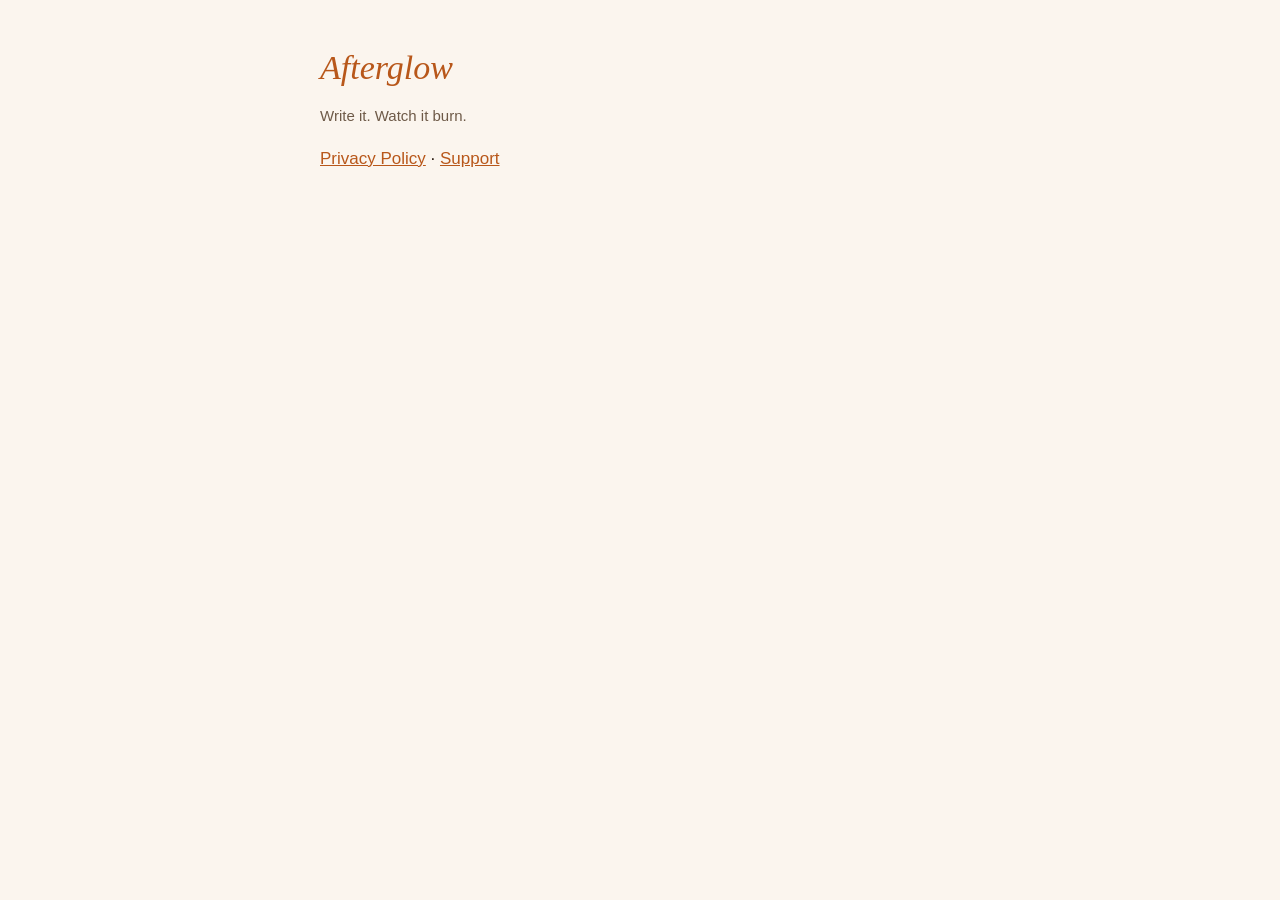
<file: afterglow/index.html>
<!doctype html><html lang="en"><head><meta charset="utf-8"><meta name="viewport" content="width=device-width,initial-scale=1"><title>Afterglow</title><link rel="stylesheet" href="style.css"></head>
<body><main><h1>Afterglow</h1><p class="mut">Write it. Watch it burn.</p><p><a href="privacy.html">Privacy Policy</a> · <a href="support.html">Support</a></p></main></body></html>
</file>
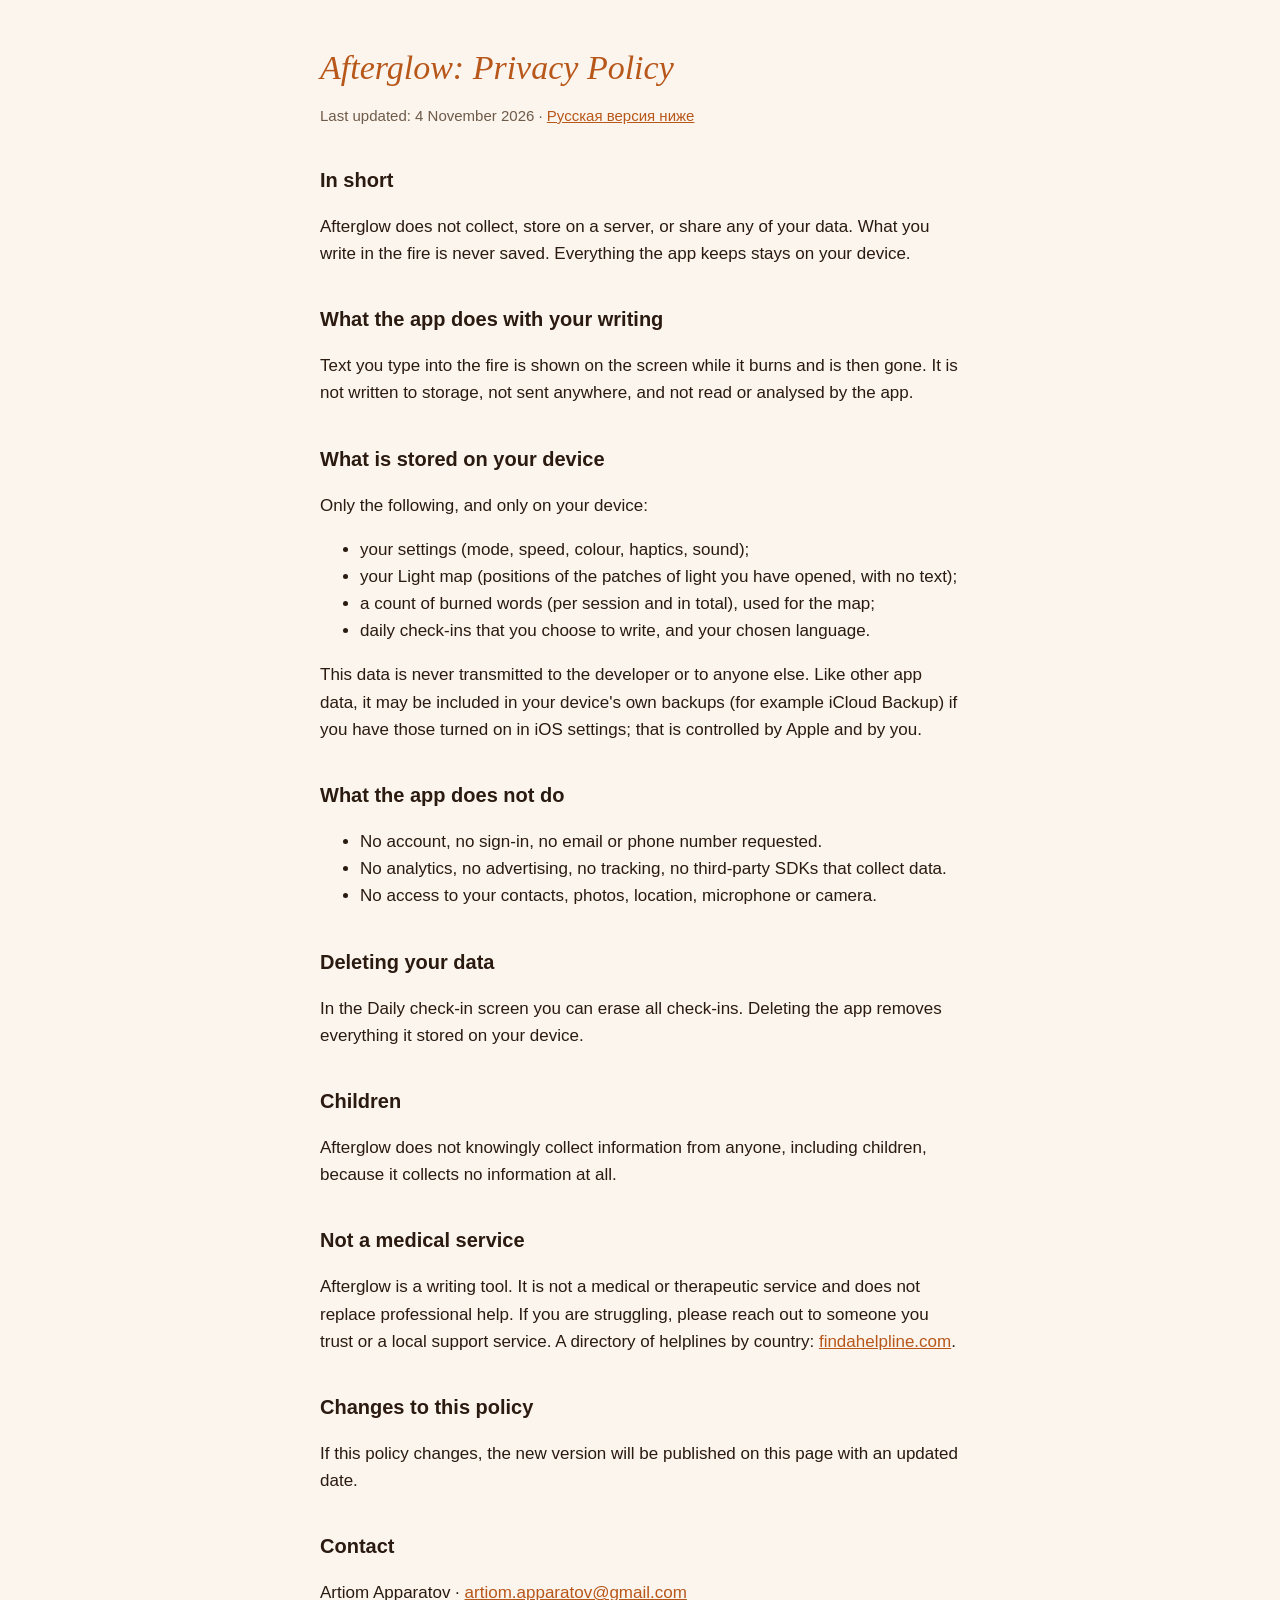
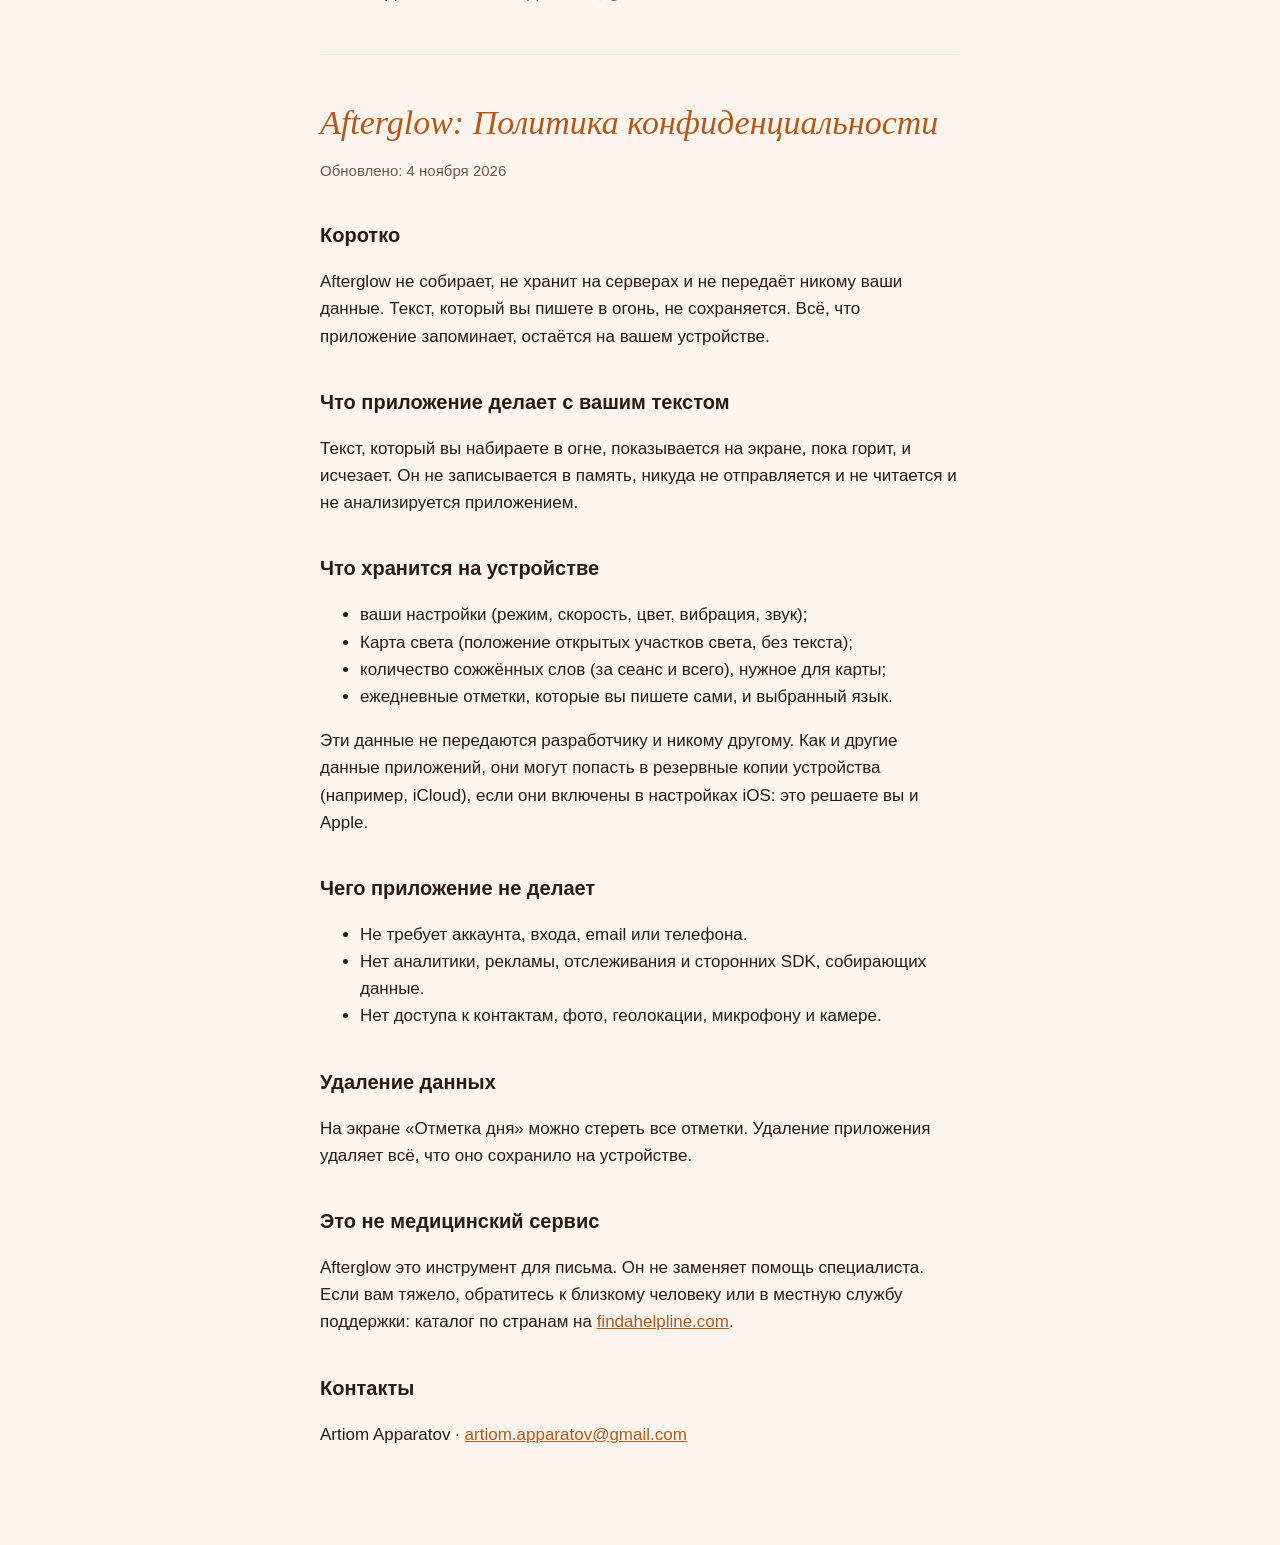
<file: afterglow/privacy.html>
<!doctype html>
<html lang="en"><head><meta charset="utf-8"><meta name="viewport" content="width=device-width,initial-scale=1">
<title>Afterglow: Privacy Policy</title><link rel="stylesheet" href="style.css"></head>
<body><main>
<h1>Afterglow: Privacy Policy</h1>
<p class="mut">Last updated: 4 November 2026 · <a href="#ru">Русская версия ниже</a></p>

<h2>In short</h2>
<p>Afterglow does not collect, store on a server, or share any of your data. What you write in the fire is never saved. Everything the app keeps stays on your device.</p>

<h2>What the app does with your writing</h2>
<p>Text you type into the fire is shown on the screen while it burns and is then gone. It is not written to storage, not sent anywhere, and not read or analysed by the app.</p>

<h2>What is stored on your device</h2>
<p>Only the following, and only on your device:</p>
<ul>
<li>your settings (mode, speed, colour, haptics, sound);</li>
<li>your Light map (positions of the patches of light you have opened, with no text);</li>
<li>a count of burned words (per session and in total), used for the map;</li>
<li>daily check-ins that you choose to write, and your chosen language.</li>
</ul>
<p>This data is never transmitted to the developer or to anyone else. Like other app data, it may be included in your device's own backups (for example iCloud Backup) if you have those turned on in iOS settings; that is controlled by Apple and by you.</p>

<h2>What the app does not do</h2>
<ul>
<li>No account, no sign-in, no email or phone number requested.</li>
<li>No analytics, no advertising, no tracking, no third-party SDKs that collect data.</li>
<li>No access to your contacts, photos, location, microphone or camera.</li>
</ul>

<h2>Deleting your data</h2>
<p>In the Daily check-in screen you can erase all check-ins. Deleting the app removes everything it stored on your device.</p>

<h2>Children</h2>
<p>Afterglow does not knowingly collect information from anyone, including children, because it collects no information at all.</p>

<h2>Not a medical service</h2>
<p>Afterglow is a writing tool. It is not a medical or therapeutic service and does not replace professional help. If you are struggling, please reach out to someone you trust or a local support service. A directory of helplines by country: <a href="https://findahelpline.com">findahelpline.com</a>.</p>

<h2>Changes to this policy</h2>
<p>If this policy changes, the new version will be published on this page with an updated date.</p>

<h2>Contact</h2>
<p>Artiom Apparatov · <a href="mailto:artiom.apparatov@gmail.com">artiom.apparatov@gmail.com</a></p>

<hr id="ru">
<h1>Afterglow: Политика конфиденциальности</h1>
<p class="mut">Обновлено: 4 ноября 2026</p>

<h2>Коротко</h2>
<p>Afterglow не собирает, не хранит на серверах и не передаёт никому ваши данные. Текст, который вы пишете в огонь, не сохраняется. Всё, что приложение запоминает, остаётся на вашем устройстве.</p>

<h2>Что приложение делает с вашим текстом</h2>
<p>Текст, который вы набираете в огне, показывается на экране, пока горит, и исчезает. Он не записывается в память, никуда не отправляется и не читается и не анализируется приложением.</p>

<h2>Что хранится на устройстве</h2>
<ul>
<li>ваши настройки (режим, скорость, цвет, вибрация, звук);</li>
<li>Карта света (положение открытых участков света, без текста);</li>
<li>количество сожжённых слов (за сеанс и всего), нужное для карты;</li>
<li>ежедневные отметки, которые вы пишете сами, и выбранный язык.</li>
</ul>
<p>Эти данные не передаются разработчику и никому другому. Как и другие данные приложений, они могут попасть в резервные копии устройства (например, iCloud), если они включены в настройках iOS: это решаете вы и Apple.</p>

<h2>Чего приложение не делает</h2>
<ul>
<li>Не требует аккаунта, входа, email или телефона.</li>
<li>Нет аналитики, рекламы, отслеживания и сторонних SDK, собирающих данные.</li>
<li>Нет доступа к контактам, фото, геолокации, микрофону и камере.</li>
</ul>

<h2>Удаление данных</h2>
<p>На экране «Отметка дня» можно стереть все отметки. Удаление приложения удаляет всё, что оно сохранило на устройстве.</p>

<h2>Это не медицинский сервис</h2>
<p>Afterglow это инструмент для письма. Он не заменяет помощь специалиста. Если вам тяжело, обратитесь к близкому человеку или в местную службу поддержки: каталог по странам на <a href="https://findahelpline.com">findahelpline.com</a>.</p>

<h2>Контакты</h2>
<p>Artiom Apparatov · <a href="mailto:artiom.apparatov@gmail.com">artiom.apparatov@gmail.com</a></p>
</main></body></html>
</file>
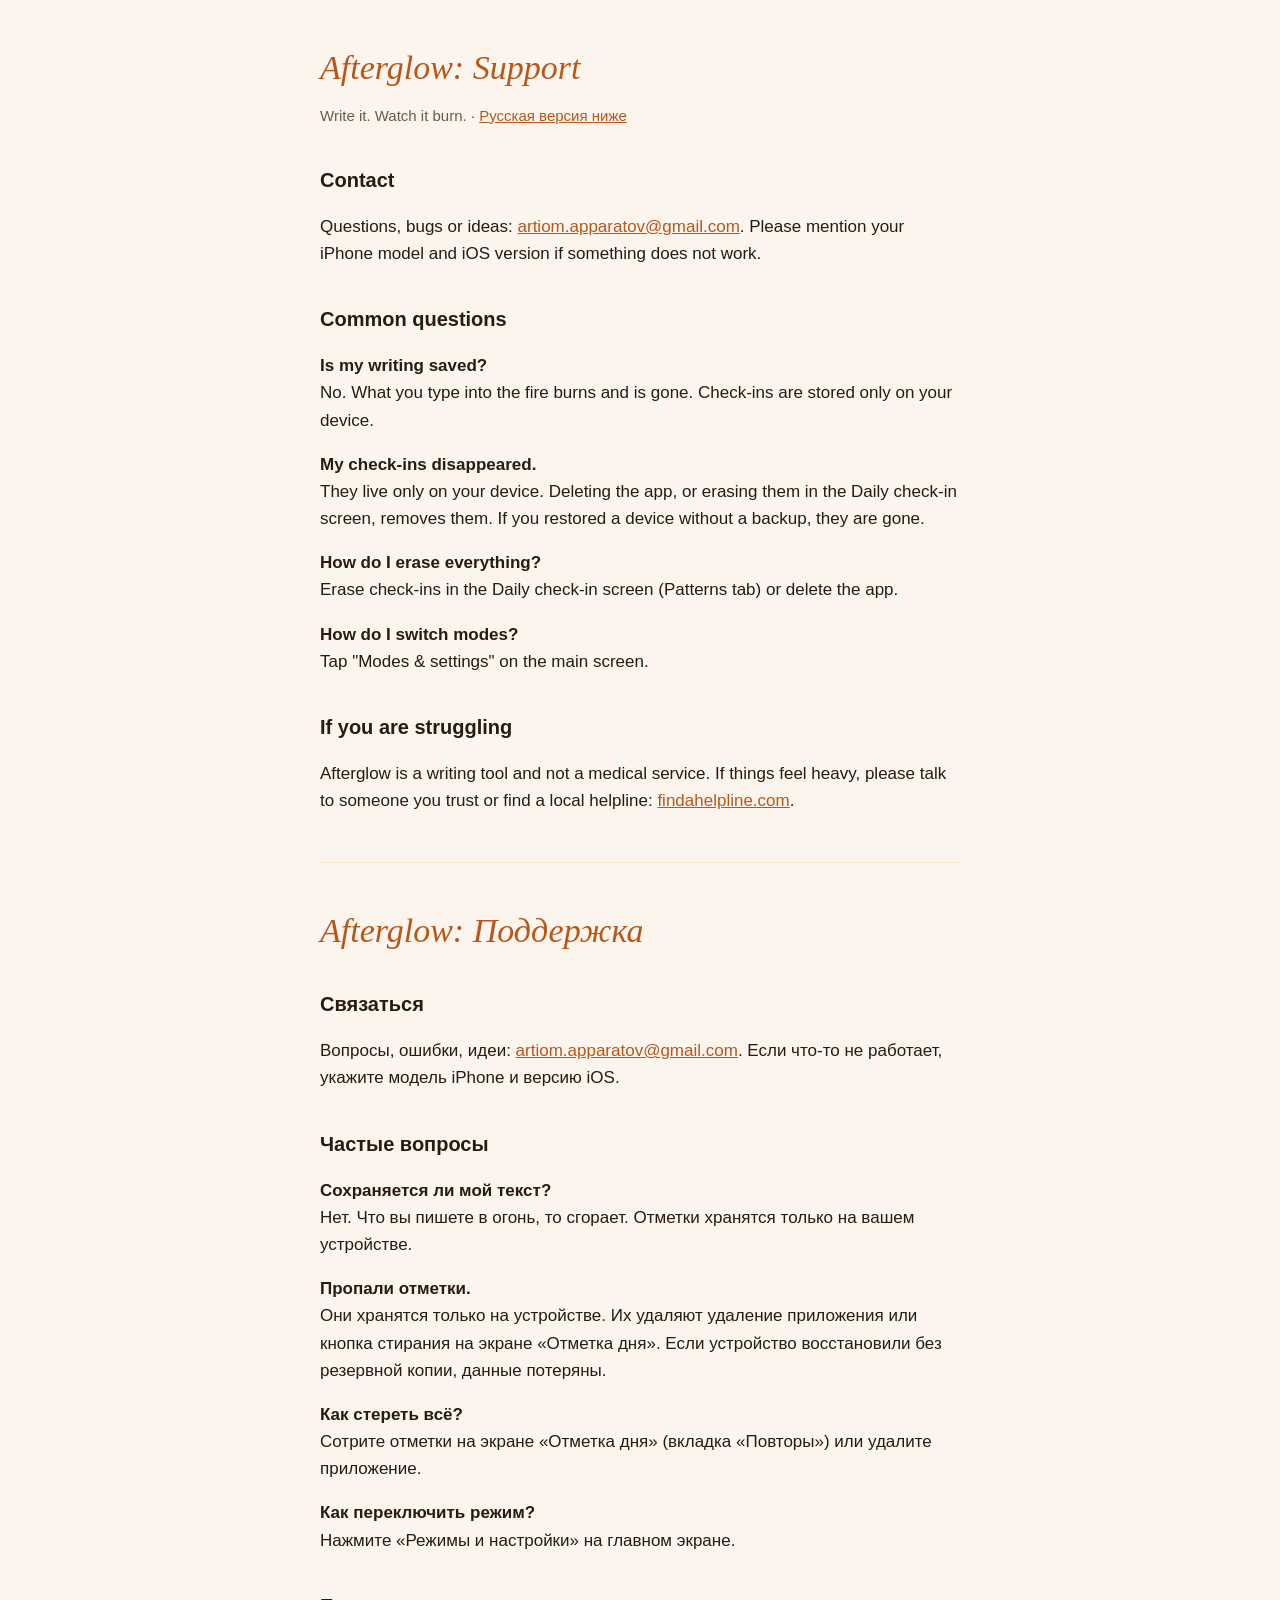
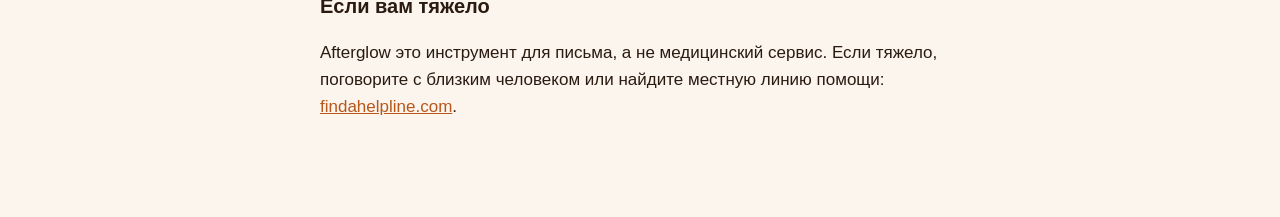
<file: afterglow/support.html>
<!doctype html>
<html lang="en"><head><meta charset="utf-8"><meta name="viewport" content="width=device-width,initial-scale=1">
<title>Afterglow: Support</title><link rel="stylesheet" href="style.css"></head>
<body><main>
<h1>Afterglow: Support</h1>
<p class="mut">Write it. Watch it burn. · <a href="#ru">Русская версия ниже</a></p>

<h2>Contact</h2>
<p>Questions, bugs or ideas: <a href="mailto:artiom.apparatov@gmail.com">artiom.apparatov@gmail.com</a>. Please mention your iPhone model and iOS version if something does not work.</p>

<h2>Common questions</h2>
<p><b>Is my writing saved?</b><br>No. What you type into the fire burns and is gone. Check-ins are stored only on your device.</p>
<p><b>My check-ins disappeared.</b><br>They live only on your device. Deleting the app, or erasing them in the Daily check-in screen, removes them. If you restored a device without a backup, they are gone.</p>
<p><b>How do I erase everything?</b><br>Erase check-ins in the Daily check-in screen (Patterns tab) or delete the app.</p>
<p><b>How do I switch modes?</b><br>Tap "Modes &amp; settings" on the main screen.</p>

<h2>If you are struggling</h2>
<p>Afterglow is a writing tool and not a medical service. If things feel heavy, please talk to someone you trust or find a local helpline: <a href="https://findahelpline.com">findahelpline.com</a>.</p>

<hr id="ru">
<h1>Afterglow: Поддержка</h1>
<h2>Связаться</h2>
<p>Вопросы, ошибки, идеи: <a href="mailto:artiom.apparatov@gmail.com">artiom.apparatov@gmail.com</a>. Если что-то не работает, укажите модель iPhone и версию iOS.</p>
<h2>Частые вопросы</h2>
<p><b>Сохраняется ли мой текст?</b><br>Нет. Что вы пишете в огонь, то сгорает. Отметки хранятся только на вашем устройстве.</p>
<p><b>Пропали отметки.</b><br>Они хранятся только на устройстве. Их удаляют удаление приложения или кнопка стирания на экране «Отметка дня». Если устройство восстановили без резервной копии, данные потеряны.</p>
<p><b>Как стереть всё?</b><br>Сотрите отметки на экране «Отметка дня» (вкладка «Повторы») или удалите приложение.</p>
<p><b>Как переключить режим?</b><br>Нажмите «Режимы и настройки» на главном экране.</p>
<h2>Если вам тяжело</h2>
<p>Afterglow это инструмент для письма, а не медицинский сервис. Если тяжело, поговорите с близким человеком или найдите местную линию помощи: <a href="https://findahelpline.com">findahelpline.com</a>.</p>
</main></body></html>
</file>
<file: afterglow/style.css>
:root{color-scheme:dark light;--bg:#150b08;--fg:#f6e7d6;--mut:#c9b49c;--acc:#ffb860}
@media (prefers-color-scheme:light){:root{--bg:#fbf5ee;--fg:#2a1a10;--mut:#6e5a48;--acc:#b8571a}}
*{box-sizing:border-box}
body{margin:0;background:var(--bg);color:var(--fg);font:17px/1.6 -apple-system,BlinkMacSystemFont,"Segoe UI",Roboto,sans-serif}
main{max-width:680px;margin:0 auto;padding:48px 20px 80px}
h1{font:italic 400 34px/1.2 Georgia,serif;color:var(--acc);margin:0 0 6px}
h2{font-size:20px;margin:36px 0 8px}
p,li{color:var(--fg)}
.mut{color:var(--mut);font-size:15px}
a{color:var(--acc)}
hr{border:0;border-top:1px solid rgba(255,184,96,.25);margin:48px 0}
</file>
